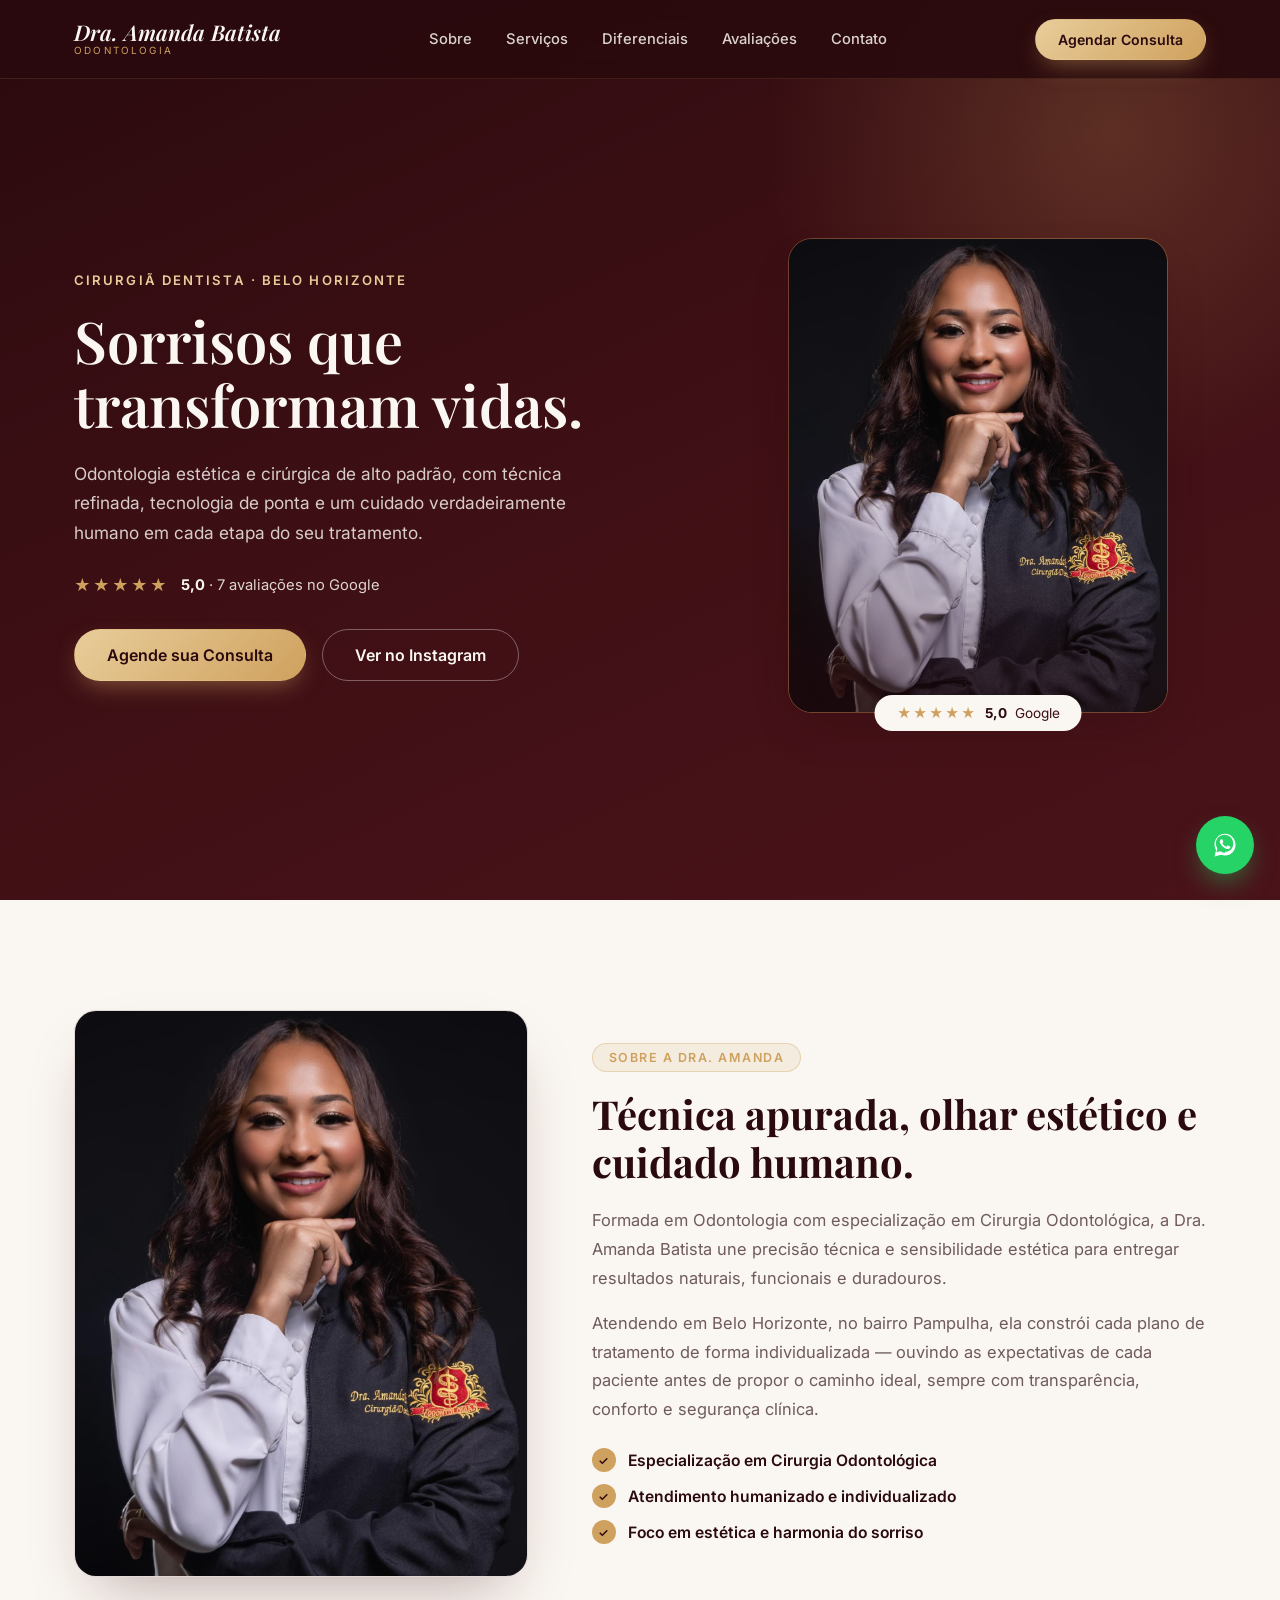
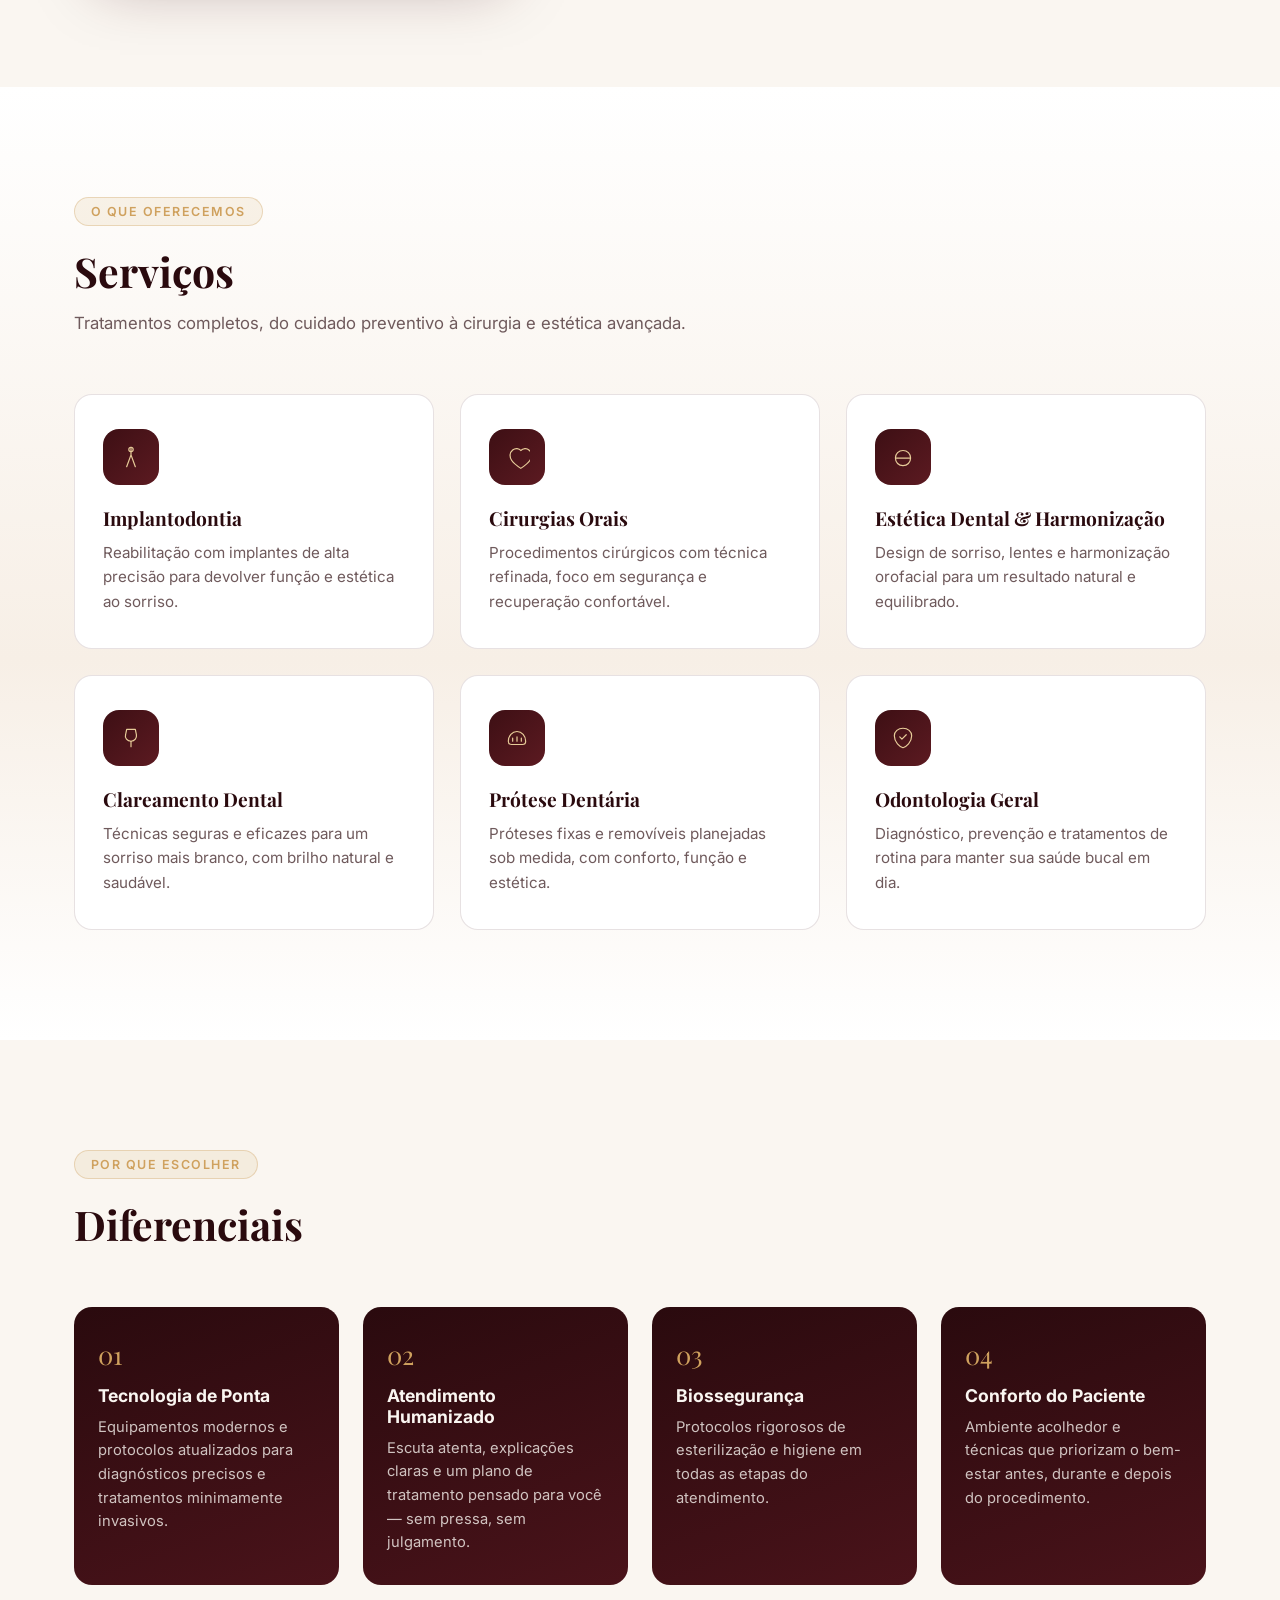
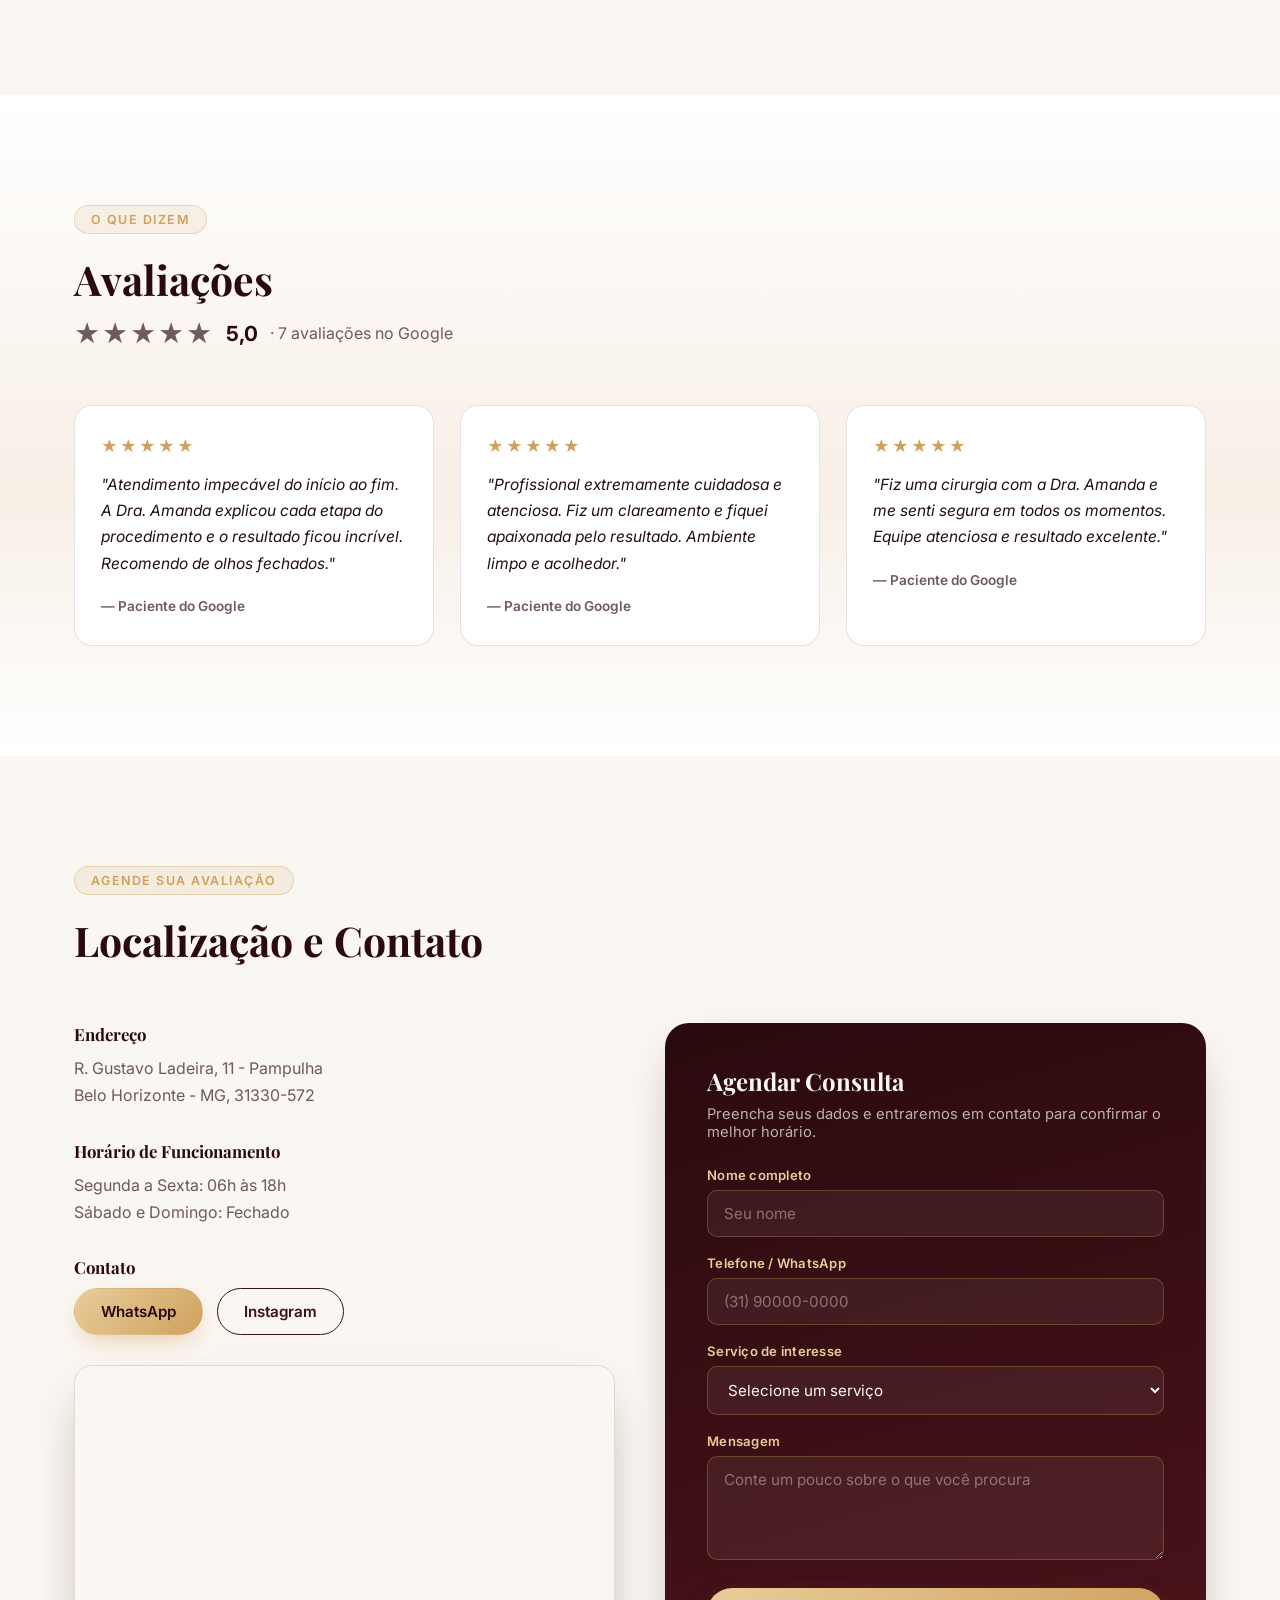
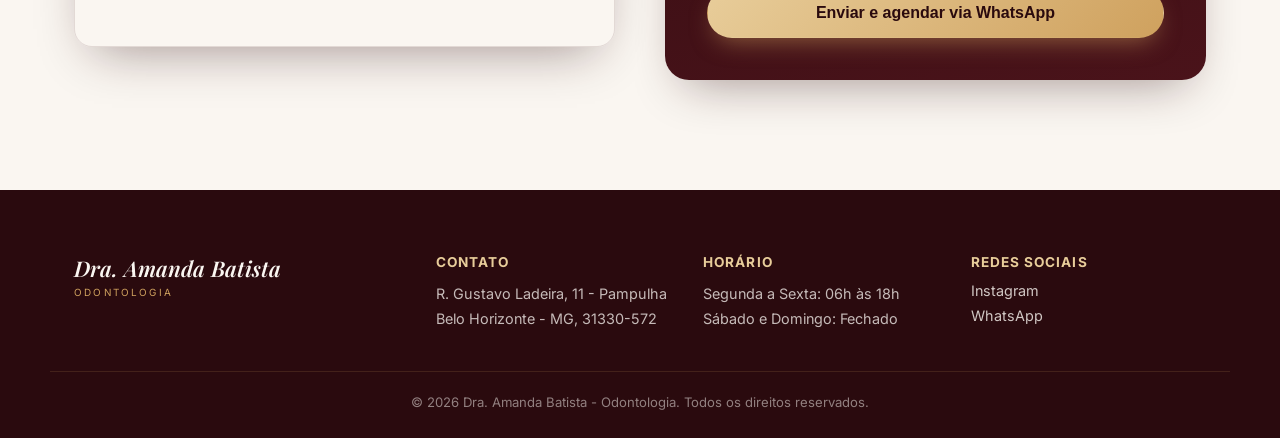
<file: dra-amanda-batista/index.html>
<!DOCTYPE html>
<html lang="pt-BR">
<head>
  <meta charset="UTF-8" />
  <meta name="viewport" content="width=device-width, initial-scale=1.0" />
  <title>Dra. Amanda Batista | Odontologia de Alto Padrão em BH</title>
  <meta name="description" content="Dra. Amanda Batista - Cirurgiã Dentista em Belo Horizonte. Implantodontia, cirurgias orais, estética dental e harmonização facial. Avaliação 5,0★ no Google. Agende sua consulta." />
  <link rel="icon" type="image/svg+xml" href="assets/img/favicon.svg" />
  <link rel="preconnect" href="https://fonts.googleapis.com" />
  <link rel="preconnect" href="https://fonts.gstatic.com" crossorigin />
  <link href="https://fonts.googleapis.com/css2?family=Playfair+Display:ital,wght@0,500;0,600;0,700;1,600&family=Inter:wght@400;500;600;700;800&display=swap" rel="stylesheet" />
  <link rel="stylesheet" href="assets/css/styles.css" />
</head>
<body>

  <div class="bg-texture" aria-hidden="true"></div>

  <header class="site-header" id="header">
    <div class="container header-inner">
      <a href="#top" class="logo">
        <span class="logo-name">Dra. Amanda Batista</span>
        <span class="logo-sub">Odontologia</span>
      </a>

      <nav class="main-nav" id="main-nav">
        <a href="#sobre">Sobre</a>
        <a href="#servicos">Serviços</a>
        <a href="#diferenciais">Diferenciais</a>
        <a href="#avaliacoes">Avaliações</a>
        <a href="#contato">Contato</a>
      </nav>

      <div class="header-actions">
        <a class="btn btn-primary" id="header-whatsapp" href="#" target="_blank" rel="noopener">Agendar Consulta</a>
        <button class="nav-toggle" id="nav-toggle" aria-label="Abrir menu" aria-expanded="false" aria-controls="main-nav">
          <span></span><span></span><span></span>
        </button>
      </div>
    </div>
  </header>

  <main id="top">

    <!-- HERO -->
    <section class="hero">
      <div class="hero-glow" aria-hidden="true"></div>
      <div class="container hero-inner">
        <div class="hero-copy reveal">
          <span class="hero-eyebrow">Cirurgiã Dentista · Belo Horizonte</span>
          <h1>Sorrisos que transformam vidas.</h1>
          <p class="hero-sub">Odontologia estética e cirúrgica de alto padrão, com técnica refinada, tecnologia de ponta e um cuidado verdadeiramente humano em cada etapa do seu tratamento.</p>

          <div class="hero-rating">
            <span class="stars" aria-hidden="true">★★★★★</span>
            <span class="rating-text"><strong>5,0</strong> · 7 avaliações no Google</span>
          </div>

          <div class="hero-actions">
            <a class="btn btn-primary btn-lg" id="hero-whatsapp" href="#" target="_blank" rel="noopener">Agende sua Consulta</a>
            <a class="btn btn-ghost btn-lg" href="https://www.instagram.com/dra.amandabatista.sm" target="_blank" rel="noopener">Ver no Instagram</a>
          </div>
        </div>

        <div class="hero-portrait reveal" style="--delay:.15s">
          <div class="portrait-frame">
            <img src="assets/img/dra-amanda.png" alt="Dra. Amanda Batista, cirurgiã dentista" onerror="this.src='assets/img/dra-amanda-placeholder.svg'" />
          </div>
          <div class="portrait-badge">
            <span class="stars" aria-hidden="true">★★★★★</span>
            <strong>5,0</strong>
            <span>Google</span>
          </div>
        </div>
      </div>
    </section>

    <!-- SOBRE -->
    <section class="section" id="sobre">
      <div class="container about-grid">
        <div class="about-media reveal">
          <div class="about-frame">
            <img src="assets/img/dra-amanda.png" alt="Dra. Amanda Batista sorrindo, jaleco de cirurgiã dentista" onerror="this.src='assets/img/dra-amanda-placeholder.svg'" />
          </div>
        </div>

        <div class="about-copy reveal" style="--delay:.1s">
          <span class="section-eyebrow">Sobre a Dra. Amanda</span>
          <h2>Técnica apurada, olhar estético e cuidado humano.</h2>
          <p>Formada em Odontologia com especialização em Cirurgia Odontológica, a Dra. Amanda Batista une precisão técnica e sensibilidade estética para entregar resultados naturais, funcionais e duradouros.</p>
          <p>Atendendo em Belo Horizonte, no bairro Pampulha, ela constrói cada plano de tratamento de forma individualizada — ouvindo as expectativas de cada paciente antes de propor o caminho ideal, sempre com transparência, conforto e segurança clínica.</p>

          <ul class="about-list">
            <li><span class="check">✓</span> Especialização em Cirurgia Odontológica</li>
            <li><span class="check">✓</span> Atendimento humanizado e individualizado</li>
            <li><span class="check">✓</span> Foco em estética e harmonia do sorriso</li>
          </ul>
        </div>
      </div>
    </section>

    <!-- SERVIÇOS -->
    <section class="section section-alt" id="servicos">
      <div class="container">
        <div class="section-head reveal">
          <span class="section-eyebrow">O que oferecemos</span>
          <h2>Serviços</h2>
          <p>Tratamentos completos, do cuidado preventivo à cirurgia e estética avançada.</p>
        </div>

        <div class="services-grid">
          <div class="service-card reveal">
            <div class="service-icon" aria-hidden="true">
              <svg viewBox="0 0 48 48" fill="none"><path d="M24 6v14M24 20l-8 22M24 20l8 22" stroke="currentColor" stroke-width="2.2" stroke-linecap="round" stroke-linejoin="round"/><circle cx="24" cy="10" r="4" stroke="currentColor" stroke-width="2.2"/></svg>
            </div>
            <h3>Implantodontia</h3>
            <p>Reabilitação com implantes de alta precisão para devolver função e estética ao sorriso.</p>
          </div>

          <div class="service-card reveal" style="--delay:.05s">
            <div class="service-icon" aria-hidden="true">
              <svg viewBox="0 0 48 48" fill="none"><path d="M14 30c-4-6-4-14 2-19 5-4 12-3 15 1 4-4 11-5 15-1 6 5 6 13 2 19-4 6-14 13-17 15-3-2-13-9-17-15z" stroke="currentColor" stroke-width="2.2" stroke-linejoin="round"/></svg>
            </div>
            <h3>Cirurgias Orais</h3>
            <p>Procedimentos cirúrgicos com técnica refinada, foco em segurança e recuperação confortável.</p>
          </div>

          <div class="service-card reveal" style="--delay:.1s">
            <div class="service-icon" aria-hidden="true">
              <svg viewBox="0 0 48 48" fill="none"><path d="M10 26c0 8 6 14 14 14s14-6 14-14M10 26c0-8 6-14 14-14s14 6 14 14M10 26h28" stroke="currentColor" stroke-width="2.2" stroke-linecap="round"/></svg>
            </div>
            <h3>Estética Dental &amp; Harmonização</h3>
            <p>Design de sorriso, lentes e harmonização orofacial para um resultado natural e equilibrado.</p>
          </div>

          <div class="service-card reveal" style="--delay:.15s">
            <div class="service-icon" aria-hidden="true">
              <svg viewBox="0 0 48 48" fill="none"><path d="M16 8h16l2 10c1 6-3 12-10 12S12 24 14 18l2-10z" stroke="currentColor" stroke-width="2.2" stroke-linejoin="round"/><path d="M24 30v10" stroke="currentColor" stroke-width="2.2" stroke-linecap="round"/></svg>
            </div>
            <h3>Clareamento Dental</h3>
            <p>Técnicas seguras e eficazes para um sorriso mais branco, com brilho natural e saudável.</p>
          </div>

          <div class="service-card reveal" style="--delay:.2s">
            <div class="service-icon" aria-hidden="true">
              <svg viewBox="0 0 48 48" fill="none"><path d="M8 30c0-10 7-18 16-18s16 8 16 18c0 4-3 6-6 6H14c-3 0-6-2-6-6z" stroke="currentColor" stroke-width="2.2" stroke-linejoin="round"/><path d="M16 30v-6M24 30v-8M32 30v-6" stroke="currentColor" stroke-width="2.2" stroke-linecap="round"/></svg>
            </div>
            <h3>Prótese Dentária</h3>
            <p>Próteses fixas e removíveis planejadas sob medida, com conforto, função e estética.</p>
          </div>

          <div class="service-card reveal" style="--delay:.25s">
            <div class="service-icon" aria-hidden="true">
              <svg viewBox="0 0 48 48" fill="none"><path d="M24 6C15 6 8 12 8 20c0 12 10 20 16 22 6-2 16-10 16-22 0-8-7-14-16-14z" stroke="currentColor" stroke-width="2.2" stroke-linejoin="round"/><path d="M18 22l4 4 8-8" stroke="currentColor" stroke-width="2.2" stroke-linecap="round" stroke-linejoin="round"/></svg>
            </div>
            <h3>Odontologia Geral</h3>
            <p>Diagnóstico, prevenção e tratamentos de rotina para manter sua saúde bucal em dia.</p>
          </div>
        </div>
      </div>
    </section>

    <!-- DIFERENCIAIS -->
    <section class="section" id="diferenciais">
      <div class="container">
        <div class="section-head reveal">
          <span class="section-eyebrow">Por que escolher</span>
          <h2>Diferenciais</h2>
        </div>

        <div class="diff-grid">
          <div class="diff-card reveal">
            <span class="diff-number">01</span>
            <h3>Tecnologia de Ponta</h3>
            <p>Equipamentos modernos e protocolos atualizados para diagnósticos precisos e tratamentos minimamente invasivos.</p>
          </div>
          <div class="diff-card reveal" style="--delay:.05s">
            <span class="diff-number">02</span>
            <h3>Atendimento Humanizado</h3>
            <p>Escuta atenta, explicações claras e um plano de tratamento pensado para você — sem pressa, sem julgamento.</p>
          </div>
          <div class="diff-card reveal" style="--delay:.1s">
            <span class="diff-number">03</span>
            <h3>Biossegurança</h3>
            <p>Protocolos rigorosos de esterilização e higiene em todas as etapas do atendimento.</p>
          </div>
          <div class="diff-card reveal" style="--delay:.15s">
            <span class="diff-number">04</span>
            <h3>Conforto do Paciente</h3>
            <p>Ambiente acolhedor e técnicas que priorizam o bem-estar antes, durante e depois do procedimento.</p>
          </div>
        </div>
      </div>
    </section>

    <!-- AVALIAÇÕES -->
    <section class="section section-alt" id="avaliacoes">
      <div class="container">
        <div class="section-head reveal">
          <span class="section-eyebrow">O que dizem</span>
          <h2>Avaliações</h2>
          <div class="rating-highlight">
            <span class="stars stars-lg" aria-hidden="true">★★★★★</span>
            <strong>5,0</strong>
            <span>· 7 avaliações no Google</span>
          </div>
        </div>

        <div class="testimonials-grid">
          <div class="testimonial-card reveal">
            <span class="stars" aria-hidden="true">★★★★★</span>
            <p>"Atendimento impecável do início ao fim. A Dra. Amanda explicou cada etapa do procedimento e o resultado ficou incrível. Recomendo de olhos fechados."</p>
            <span class="testimonial-name">— Paciente do Google</span>
          </div>
          <div class="testimonial-card reveal" style="--delay:.05s">
            <span class="stars" aria-hidden="true">★★★★★</span>
            <p>"Profissional extremamente cuidadosa e atenciosa. Fiz um clareamento e fiquei apaixonada pelo resultado. Ambiente limpo e acolhedor."</p>
            <span class="testimonial-name">— Paciente do Google</span>
          </div>
          <div class="testimonial-card reveal" style="--delay:.1s">
            <span class="stars" aria-hidden="true">★★★★★</span>
            <p>"Fiz uma cirurgia com a Dra. Amanda e me senti segura em todos os momentos. Equipe atenciosa e resultado excelente."</p>
            <span class="testimonial-name">— Paciente do Google</span>
          </div>
        </div>
      </div>
    </section>

    <!-- LOCALIZAÇÃO E CONTATO -->
    <section class="section" id="contato">
      <div class="container">
        <div class="section-head reveal">
          <span class="section-eyebrow">Agende sua avaliação</span>
          <h2>Localização e Contato</h2>
        </div>

        <div class="contact-grid">
          <div class="contact-info reveal">
            <div class="info-block">
              <h3>Endereço</h3>
              <p>R. Gustavo Ladeira, 11 - Pampulha<br />Belo Horizonte - MG, 31330-572</p>
            </div>
            <div class="info-block">
              <h3>Horário de Funcionamento</h3>
              <p>Segunda a Sexta: 06h às 18h<br />Sábado e Domingo: Fechado</p>
            </div>
            <div class="info-block">
              <h3>Contato</h3>
              <div class="contact-buttons">
                <a class="btn btn-primary" id="contact-whatsapp" href="#" target="_blank" rel="noopener">WhatsApp</a>
                <a class="btn btn-outline" href="https://www.instagram.com/dra.amandabatista.sm" target="_blank" rel="noopener">Instagram</a>
              </div>
            </div>

            <div class="map-frame">
              <iframe
                title="Mapa - R. Gustavo Ladeira, 11, Pampulha, Belo Horizonte - MG"
                src="https://www.google.com/maps?q=R.+Gustavo+Ladeira,+11+-+Pampulha,+Belo+Horizonte+-+MG,+31330-572&output=embed"
                loading="lazy"
                referrerpolicy="no-referrer-when-downgrade">
              </iframe>
            </div>
          </div>

          <form class="contact-form reveal" style="--delay:.1s" id="booking-form">
            <h3>Agendar Consulta</h3>
            <p class="form-sub">Preencha seus dados e entraremos em contato para confirmar o melhor horário.</p>

            <label class="field">
              <span>Nome completo</span>
              <input type="text" name="nome" required placeholder="Seu nome" />
            </label>

            <label class="field">
              <span>Telefone / WhatsApp</span>
              <input type="tel" name="telefone" required placeholder="(31) 90000-0000" />
            </label>

            <label class="field">
              <span>Serviço de interesse</span>
              <select name="servico" required>
                <option value="" disabled selected>Selecione um serviço</option>
                <option>Implantodontia</option>
                <option>Cirurgias Orais</option>
                <option>Estética Dental / Harmonização</option>
                <option>Clareamento Dental</option>
                <option>Prótese Dentária</option>
                <option>Odontologia Geral</option>
                <option>Ainda não sei</option>
              </select>
            </label>

            <label class="field">
              <span>Mensagem</span>
              <textarea name="mensagem" rows="4" placeholder="Conte um pouco sobre o que você procura"></textarea>
            </label>

            <button type="submit" class="btn btn-primary btn-lg btn-block">Enviar e agendar via WhatsApp</button>
          </form>
        </div>
      </div>
    </section>
  </main>

  <footer class="site-footer">
    <div class="container footer-inner">
      <div class="footer-brand">
        <span class="logo-name">Dra. Amanda Batista</span>
        <span class="logo-sub">Odontologia</span>
      </div>

      <div class="footer-col">
        <h4>Contato</h4>
        <p>R. Gustavo Ladeira, 11 - Pampulha<br />Belo Horizonte - MG, 31330-572</p>
      </div>

      <div class="footer-col">
        <h4>Horário</h4>
        <p>Segunda a Sexta: 06h às 18h<br />Sábado e Domingo: Fechado</p>
      </div>

      <div class="footer-col">
        <h4>Redes Sociais</h4>
        <div class="footer-social">
          <a href="https://www.instagram.com/dra.amandabatista.sm" target="_blank" rel="noopener">Instagram</a>
          <a href="#" id="footer-whatsapp" target="_blank" rel="noopener">WhatsApp</a>
        </div>
      </div>
    </div>
    <div class="container footer-bottom">
      <span>© 2026 Dra. Amanda Batista - Odontologia. Todos os direitos reservados.</span>
    </div>
  </footer>

  <a class="float-whatsapp" id="float-whatsapp" href="#" target="_blank" rel="noopener" aria-label="Falar no WhatsApp">
    <svg viewBox="0 0 32 32" fill="currentColor" aria-hidden="true"><path d="M16.02 3C9.4 3 4 8.4 4 15.02c0 2.4.68 4.68 1.86 6.62L4 29l7.55-1.83a11.98 11.98 0 0 0 4.47.86h.01c6.62 0 12.02-5.4 12.02-12.02C28.05 8.4 22.65 3 16.02 3zm0 21.8h-.01a9.9 9.9 0 0 1-5.05-1.38l-.36-.21-4.48 1.08 1.2-4.36-.24-.45a9.86 9.86 0 0 1-1.5-5.28c0-5.47 4.46-9.92 9.94-9.92 2.65 0 5.14 1.03 7.02 2.9a9.85 9.85 0 0 1 2.9 7.03c0 5.47-4.45 9.92-9.42 9.59zm5.44-7.4c-.3-.15-1.76-.87-2.03-.97-.27-.1-.47-.15-.67.15-.2.3-.77.97-.94 1.16-.17.2-.35.22-.65.07-.3-.15-1.24-.46-2.36-1.46-.87-.78-1.46-1.74-1.63-2.03-.17-.3-.02-.46.13-.6.13-.13.3-.35.45-.52.15-.17.2-.3.3-.5.1-.2.05-.37-.02-.52-.07-.15-.67-1.62-.92-2.22-.24-.58-.49-.5-.67-.51h-.57c-.2 0-.52.07-.79.37-.27.3-1.04 1.02-1.04 2.48 0 1.46 1.07 2.87 1.22 3.07.15.2 2.1 3.2 5.08 4.49.71.31 1.26.49 1.69.63.71.22 1.36.19 1.87.11.57-.08 1.76-.72 2.01-1.41.25-.7.25-1.29.17-1.41-.07-.13-.27-.2-.57-.35z"/></svg>
  </a>

  <script src="assets/js/config.js"></script>
  <script src="assets/js/app.js"></script>
</body>
</html>
</file>
<file: dra-amanda-batista/assets/css/styles.css>
:root {
  --wine-950: #2a0a0e;
  --wine-900: #3d0f14;
  --wine-800: #4a131a;
  --wine-700: #5c1a21;
  --wine-600: #72232b;
  --gold: #cfa15e;
  --gold-light: #e8cd9a;
  --off-white: #faf6f1;
  --ink: #241012;
  --text-soft: #6f5a5c;
  --border-soft: rgba(61, 15, 20, 0.12);
  --shadow-wine: 0 20px 50px -20px rgba(42, 10, 14, 0.45);
  --radius: 18px;
  --font-serif: "Playfair Display", Georgia, serif;
  --font-sans: "Inter", -apple-system, BlinkMacSystemFont, "Segoe UI", sans-serif;
}

* { box-sizing: border-box; }
html { scroll-behavior: smooth; }

body {
  margin: 0;
  font-family: var(--font-sans);
  color: var(--ink);
  background: var(--off-white);
  -webkit-font-smoothing: antialiased;
  overflow-x: hidden;
}

img { max-width: 100%; display: block; }

.container {
  width: 100%;
  max-width: 1180px;
  margin: 0 auto;
  padding: 0 24px;
}

.bg-texture {
  position: fixed;
  inset: 0;
  z-index: -1;
  background:
    radial-gradient(circle at 15% 0%, rgba(207, 161, 94, 0.06), transparent 40%),
    radial-gradient(circle at 85% 20%, rgba(61, 15, 20, 0.04), transparent 45%);
  pointer-events: none;
}

/* Buttons */
.btn {
  display: inline-flex;
  align-items: center;
  justify-content: center;
  gap: 8px;
  padding: 13px 26px;
  border-radius: 100px;
  font-weight: 600;
  font-size: 0.95rem;
  text-decoration: none;
  border: 1px solid transparent;
  cursor: pointer;
  transition: transform 0.25s ease, box-shadow 0.25s ease, background 0.25s ease, color 0.25s ease, border-color 0.25s ease;
  white-space: nowrap;
}
.btn-primary {
  background: linear-gradient(135deg, var(--gold-light), var(--gold));
  color: var(--wine-950);
  box-shadow: 0 10px 25px -8px rgba(207, 161, 94, 0.55);
}
.btn-primary:hover {
  transform: translateY(-2px);
  box-shadow: 0 16px 32px -10px rgba(207, 161, 94, 0.65);
}
.btn-ghost {
  background: transparent;
  color: var(--off-white);
  border-color: rgba(250, 246, 241, 0.35);
}
.btn-ghost:hover {
  background: rgba(250, 246, 241, 0.1);
  border-color: rgba(250, 246, 241, 0.6);
  transform: translateY(-2px);
}
.btn-outline {
  background: transparent;
  color: var(--wine-900);
  border-color: var(--wine-900);
}
.btn-outline:hover {
  background: var(--wine-900);
  color: var(--off-white);
  transform: translateY(-2px);
}
.btn-lg { padding: 15px 32px; font-size: 1rem; }
.btn-block { width: 100%; }

/* Header */
.site-header {
  position: fixed;
  top: 0;
  left: 0;
  right: 0;
  z-index: 100;
  background: rgba(42, 10, 14, 0.92);
  backdrop-filter: blur(10px);
  border-bottom: 1px solid rgba(207, 161, 94, 0.15);
}
.header-inner {
  display: flex;
  align-items: center;
  justify-content: space-between;
  height: 78px;
}
.logo {
  display: flex;
  flex-direction: column;
  line-height: 1;
  text-decoration: none;
  gap: 3px;
}
.logo-name {
  font-family: var(--font-serif);
  font-style: italic;
  font-weight: 600;
  font-size: 1.35rem;
  color: var(--off-white);
}
.logo-sub {
  font-size: 0.62rem;
  letter-spacing: 0.22em;
  text-transform: uppercase;
  color: var(--gold);
}
.main-nav {
  display: flex;
  gap: 34px;
}
.main-nav a {
  color: rgba(250, 246, 241, 0.85);
  text-decoration: none;
  font-size: 0.92rem;
  font-weight: 500;
  position: relative;
  padding: 4px 0;
  transition: color 0.2s ease;
}
.main-nav a::after {
  content: "";
  position: absolute;
  left: 0;
  bottom: -2px;
  width: 0;
  height: 1.5px;
  background: var(--gold);
  transition: width 0.25s ease;
}
.main-nav a:hover { color: var(--off-white); }
.main-nav a:hover::after { width: 100%; }

.header-actions { display: flex; align-items: center; gap: 16px; }
.header-actions .btn-primary { padding: 11px 22px; font-size: 0.88rem; }

.nav-toggle {
  display: none;
  flex-direction: column;
  justify-content: center;
  gap: 5px;
  width: 38px;
  height: 38px;
  background: transparent;
  border: none;
  cursor: pointer;
}
.nav-toggle span {
  height: 2px;
  background: var(--off-white);
  border-radius: 2px;
  transition: transform 0.25s ease, opacity 0.25s ease;
}

/* Hero */
.hero {
  position: relative;
  min-height: 100vh;
  display: flex;
  align-items: center;
  padding: 130px 0 80px;
  background: linear-gradient(155deg, var(--wine-950) 0%, var(--wine-900) 45%, var(--wine-800) 100%);
  overflow: hidden;
}
.hero-glow {
  position: absolute;
  width: 700px;
  height: 700px;
  border-radius: 50%;
  background: radial-gradient(circle, rgba(207, 161, 94, 0.22), transparent 70%);
  top: -220px;
  right: -180px;
  pointer-events: none;
}
.hero-inner {
  display: grid;
  grid-template-columns: 1.15fr 0.85fr;
  gap: 60px;
  align-items: center;
  position: relative;
  z-index: 1;
}
.hero-eyebrow {
  display: inline-block;
  color: var(--gold-light);
  font-size: 0.82rem;
  letter-spacing: 0.16em;
  text-transform: uppercase;
  margin-bottom: 20px;
  font-weight: 600;
}
.hero h1 {
  font-family: var(--font-serif);
  font-weight: 600;
  font-size: clamp(2.4rem, 4.6vw, 3.6rem);
  color: var(--off-white);
  line-height: 1.12;
  margin: 0 0 22px;
}
.hero-sub {
  color: rgba(250, 246, 241, 0.82);
  font-size: 1.08rem;
  line-height: 1.7;
  max-width: 520px;
  margin: 0 0 28px;
}
.hero-rating {
  display: flex;
  align-items: center;
  gap: 12px;
  margin-bottom: 34px;
}
.stars { color: var(--gold); letter-spacing: 2px; font-size: 1rem; }
.stars-lg { font-size: 1.6rem; }
.rating-text { color: rgba(250, 246, 241, 0.85); font-size: 0.92rem; }
.rating-text strong { color: var(--off-white); }
.hero-actions { display: flex; flex-wrap: wrap; gap: 16px; }

.hero-portrait { position: relative; display: flex; justify-content: center; }
.portrait-frame {
  width: 100%;
  max-width: 380px;
  aspect-ratio: 4/5;
  border-radius: 24px;
  overflow: hidden;
  border: 1px solid rgba(207, 161, 94, 0.35);
  box-shadow: var(--shadow-wine);
  position: relative;
}
.portrait-frame::after {
  content: "";
  position: absolute;
  inset: 0;
  background: linear-gradient(200deg, transparent 55%, rgba(42, 10, 14, 0.55));
  pointer-events: none;
}
.portrait-frame img { width: 100%; height: 100%; object-fit: cover; }
.portrait-badge {
  position: absolute;
  bottom: -18px;
  left: 50%;
  transform: translateX(-50%);
  background: var(--off-white);
  border-radius: 100px;
  padding: 10px 22px;
  display: flex;
  align-items: center;
  gap: 8px;
  box-shadow: var(--shadow-wine);
  font-size: 0.85rem;
  color: var(--wine-900);
  white-space: nowrap;
}
.portrait-badge .stars { font-size: 0.85rem; }
.portrait-badge strong { color: var(--wine-950); }

/* Sections */
.section { padding: 110px 0; }
.section-alt { background: linear-gradient(180deg, #fff, #f7efe6 60%, #fff); }
.section-eyebrow {
  display: inline-block;
  color: var(--gold);
  background: rgba(207, 161, 94, 0.12);
  border: 1px solid rgba(207, 161, 94, 0.35);
  padding: 6px 16px;
  border-radius: 100px;
  font-size: 0.78rem;
  letter-spacing: 0.12em;
  text-transform: uppercase;
  font-weight: 600;
  margin-bottom: 18px;
}
.section-head { max-width: 620px; margin-bottom: 56px; }
.section-head h2 {
  font-family: var(--font-serif);
  font-size: clamp(1.9rem, 3.2vw, 2.6rem);
  color: var(--wine-950);
  margin: 0 0 12px;
}
.section-head p { color: var(--text-soft); font-size: 1.05rem; line-height: 1.65; margin: 0; }

/* About */
.about-grid {
  display: grid;
  grid-template-columns: 0.85fr 1.15fr;
  gap: 64px;
  align-items: center;
}
.about-frame {
  border-radius: 22px;
  overflow: hidden;
  aspect-ratio: 4/5;
  box-shadow: 0 30px 60px -25px rgba(61, 15, 20, 0.35);
  border: 1px solid var(--border-soft);
}
.about-frame img { width: 100%; height: 100%; object-fit: cover; }
.about-copy h2 {
  font-family: var(--font-serif);
  font-size: clamp(1.9rem, 3.2vw, 2.5rem);
  color: var(--wine-950);
  margin: 0 0 20px;
  line-height: 1.2;
}
.about-copy p { color: var(--text-soft); font-size: 1.03rem; line-height: 1.75; margin: 0 0 16px; }
.about-list { list-style: none; margin: 24px 0 0; padding: 0; display: flex; flex-direction: column; gap: 12px; }
.about-list li { display: flex; align-items: center; gap: 12px; color: var(--wine-950); font-weight: 600; font-size: 0.98rem; }
.check {
  display: inline-flex;
  align-items: center;
  justify-content: center;
  width: 24px;
  height: 24px;
  border-radius: 50%;
  background: var(--gold);
  color: var(--wine-950);
  font-size: 0.75rem;
  flex-shrink: 0;
}

/* Services */
.services-grid {
  display: grid;
  grid-template-columns: repeat(3, 1fr);
  gap: 26px;
}
.service-card {
  background: #fff;
  border: 1px solid var(--border-soft);
  border-radius: var(--radius);
  padding: 34px 28px;
  transition: transform 0.3s ease, box-shadow 0.3s ease, border-color 0.3s ease;
}
.service-card:hover {
  transform: translateY(-6px);
  box-shadow: var(--shadow-wine);
  border-color: rgba(207, 161, 94, 0.4);
}
.service-icon {
  width: 56px;
  height: 56px;
  border-radius: 16px;
  background: linear-gradient(135deg, var(--wine-900), var(--wine-700));
  color: var(--gold-light);
  display: flex;
  align-items: center;
  justify-content: center;
  margin-bottom: 20px;
}
.service-icon svg { width: 26px; height: 26px; }
.service-card h3 { font-family: var(--font-serif); font-size: 1.2rem; color: var(--wine-950); margin: 0 0 10px; }
.service-card p { color: var(--text-soft); font-size: 0.95rem; line-height: 1.6; margin: 0; }

/* Diferenciais */
.diff-grid {
  display: grid;
  grid-template-columns: repeat(4, 1fr);
  gap: 24px;
}
.diff-card {
  padding: 30px 24px;
  border-radius: var(--radius);
  background: linear-gradient(160deg, var(--wine-950), var(--wine-800));
  color: var(--off-white);
  transition: transform 0.3s ease, box-shadow 0.3s ease;
}
.diff-card:hover { transform: translateY(-6px); box-shadow: var(--shadow-wine); }
.diff-number {
  font-family: var(--font-serif);
  font-size: 1.6rem;
  color: var(--gold);
  display: block;
  margin-bottom: 14px;
}
.diff-card h3 { font-size: 1.1rem; margin: 0 0 10px; color: var(--off-white); }
.diff-card p { font-size: 0.92rem; line-height: 1.6; color: rgba(250, 246, 241, 0.78); margin: 0; }

/* Testimonials */
.rating-highlight { display: flex; align-items: center; gap: 12px; margin-top: 8px; }
.rating-highlight strong { color: var(--wine-950); font-size: 1.3rem; }
.rating-highlight span { color: var(--text-soft); }
.testimonials-grid {
  display: grid;
  grid-template-columns: repeat(3, 1fr);
  gap: 26px;
}
.testimonial-card {
  background: #fff;
  border: 1px solid var(--border-soft);
  border-radius: var(--radius);
  padding: 30px 26px;
  transition: transform 0.3s ease, box-shadow 0.3s ease;
}
.testimonial-card:hover { transform: translateY(-5px); box-shadow: var(--shadow-wine); }
.testimonial-card p { color: var(--ink); font-size: 0.97rem; line-height: 1.7; margin: 16px 0 18px; font-style: italic; }
.testimonial-name { color: var(--text-soft); font-size: 0.85rem; font-weight: 600; }

/* Contact */
.contact-grid {
  display: grid;
  grid-template-columns: 1fr 1fr;
  gap: 50px;
  align-items: start;
}
.info-block { margin-bottom: 30px; }
.info-block h3 {
  font-family: var(--font-serif);
  color: var(--wine-950);
  font-size: 1.05rem;
  margin: 0 0 10px;
}
.info-block p { color: var(--text-soft); line-height: 1.7; margin: 0; }
.contact-buttons { display: flex; gap: 14px; flex-wrap: wrap; }
.map-frame {
  border-radius: var(--radius);
  overflow: hidden;
  border: 1px solid var(--border-soft);
  box-shadow: var(--shadow-wine);
  margin-top: 8px;
}
.map-frame iframe { width: 100%; height: 280px; border: 0; display: block; }

.contact-form {
  background: linear-gradient(165deg, var(--wine-950), var(--wine-800));
  border-radius: 24px;
  padding: 42px;
  box-shadow: var(--shadow-wine);
}
.contact-form h3 {
  font-family: var(--font-serif);
  color: var(--off-white);
  font-size: 1.5rem;
  margin: 0 0 8px;
}
.form-sub { color: rgba(250, 246, 241, 0.7); font-size: 0.92rem; margin: 0 0 26px; }
.field { display: block; margin-bottom: 18px; }
.field span {
  display: block;
  color: var(--gold-light);
  font-size: 0.82rem;
  font-weight: 600;
  margin-bottom: 7px;
  letter-spacing: 0.02em;
}
.field input, .field select, .field textarea {
  width: 100%;
  padding: 13px 16px;
  border-radius: 10px;
  border: 1px solid rgba(207, 161, 94, 0.3);
  background: rgba(250, 246, 241, 0.06);
  color: var(--off-white);
  font-family: var(--font-sans);
  font-size: 0.95rem;
  outline: none;
  transition: border-color 0.2s ease, background 0.2s ease;
}
.field input::placeholder, .field textarea::placeholder { color: rgba(250, 246, 241, 0.4); }
.field input:focus, .field select:focus, .field textarea:focus {
  border-color: var(--gold);
  background: rgba(250, 246, 241, 0.1);
}
.field select option { color: var(--ink); }
.field textarea { resize: vertical; min-height: 90px; }
.contact-form .btn-primary { margin-top: 6px; }

/* Footer */
.site-footer {
  background: var(--wine-950);
  color: rgba(250, 246, 241, 0.75);
  padding: 64px 0 0;
}
.footer-inner {
  display: grid;
  grid-template-columns: 1.4fr 1fr 1fr 1fr;
  gap: 32px;
  padding-bottom: 40px;
  border-bottom: 1px solid rgba(207, 161, 94, 0.15);
}
.footer-brand { display: flex; flex-direction: column; gap: 4px; }
.footer-brand .logo-name { color: var(--off-white); }
.footer-col h4 {
  color: var(--gold-light);
  font-size: 0.85rem;
  letter-spacing: 0.08em;
  text-transform: uppercase;
  margin: 0 0 12px;
}
.footer-col p { font-size: 0.9rem; line-height: 1.7; margin: 0; }
.footer-social { display: flex; flex-direction: column; gap: 8px; }
.footer-social a { color: rgba(250, 246, 241, 0.8); text-decoration: none; font-size: 0.9rem; transition: color 0.2s ease; }
.footer-social a:hover { color: var(--gold); }
.footer-bottom {
  padding: 22px 0 28px;
  text-align: center;
  font-size: 0.82rem;
  color: rgba(250, 246, 241, 0.5);
}

/* Floating WhatsApp */
.float-whatsapp {
  position: fixed;
  bottom: 26px;
  right: 26px;
  width: 58px;
  height: 58px;
  border-radius: 50%;
  background: #25d366;
  color: #fff;
  display: flex;
  align-items: center;
  justify-content: center;
  box-shadow: 0 12px 28px -8px rgba(37, 211, 102, 0.6);
  z-index: 90;
  transition: transform 0.25s ease;
}
.float-whatsapp:hover { transform: scale(1.08); }
.float-whatsapp svg { width: 28px; height: 28px; }

/* Reveal animations */
.reveal {
  opacity: 0;
  transform: translateY(28px);
  transition: opacity 0.7s ease, transform 0.7s ease;
  transition-delay: var(--delay, 0s);
}
.reveal.in-view { opacity: 1; transform: translateY(0); }

/* Responsive */
@media (max-width: 980px) {
  .main-nav { display: none; }
  .nav-toggle { display: flex; }
  .header-actions .btn-primary { display: none; }
  .site-header.nav-open .main-nav {
    display: flex;
    flex-direction: column;
    position: absolute;
    top: 78px;
    left: 0;
    right: 0;
    background: var(--wine-950);
    padding: 24px;
    gap: 20px;
    border-bottom: 1px solid rgba(207, 161, 94, 0.2);
  }
  .site-header.nav-open .header-actions .btn-primary {
    display: inline-flex;
  }
  .hero-inner { grid-template-columns: 1fr; text-align: center; }
  .hero-copy { order: 2; }
  .hero-portrait { order: 1; margin-bottom: 30px; }
  .hero-actions, .hero-rating { justify-content: center; }
  .hero-sub { margin-left: auto; margin-right: auto; }
  .about-grid { grid-template-columns: 1fr; }
  .about-frame { max-width: 420px; margin: 0 auto; }
  .services-grid { grid-template-columns: repeat(2, 1fr); }
  .diff-grid { grid-template-columns: repeat(2, 1fr); }
  .testimonials-grid { grid-template-columns: 1fr; }
  .contact-grid { grid-template-columns: 1fr; }
  .footer-inner { grid-template-columns: repeat(2, 1fr); }
}

@media (max-width: 600px) {
  .section { padding: 76px 0; }
  .services-grid { grid-template-columns: 1fr; }
  .diff-grid { grid-template-columns: 1fr; }
  .footer-inner { grid-template-columns: 1fr; }
  .contact-form { padding: 30px 24px; }
  .hero { padding-top: 110px; }
}
</file>
